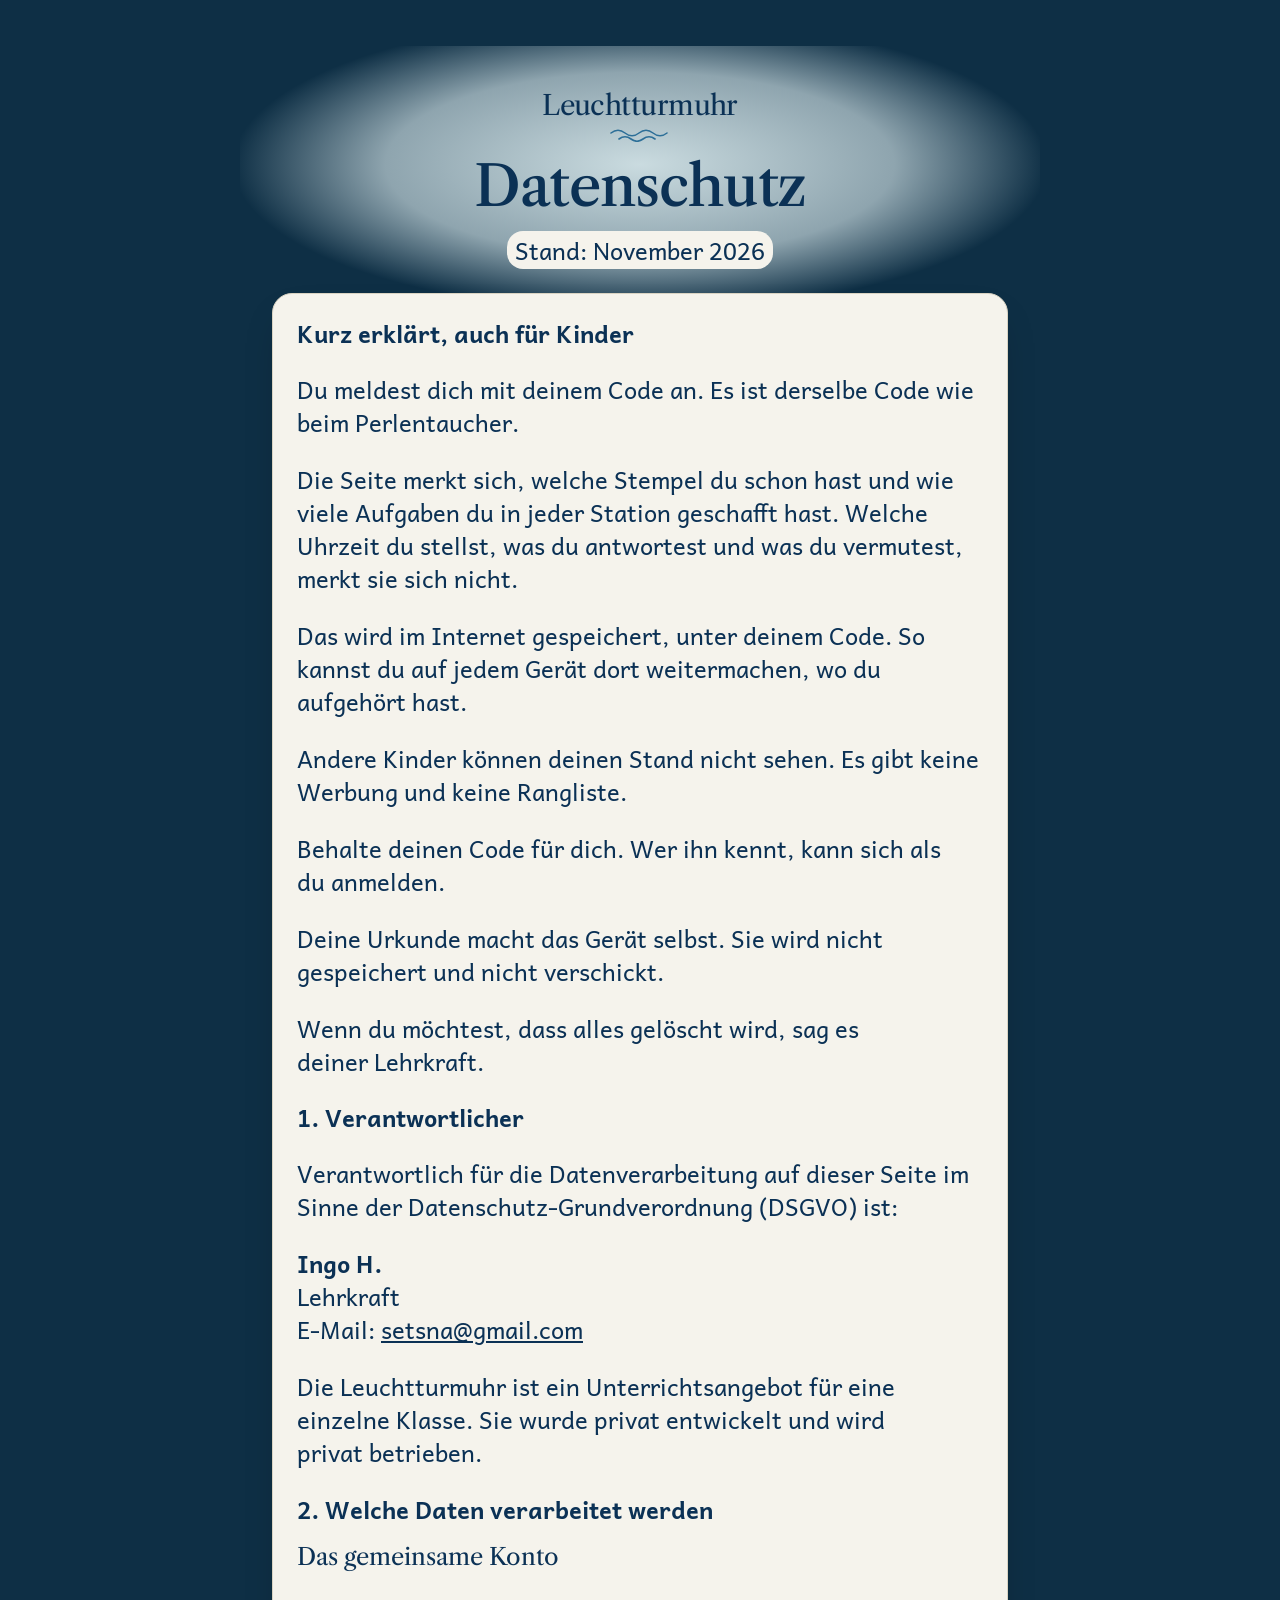
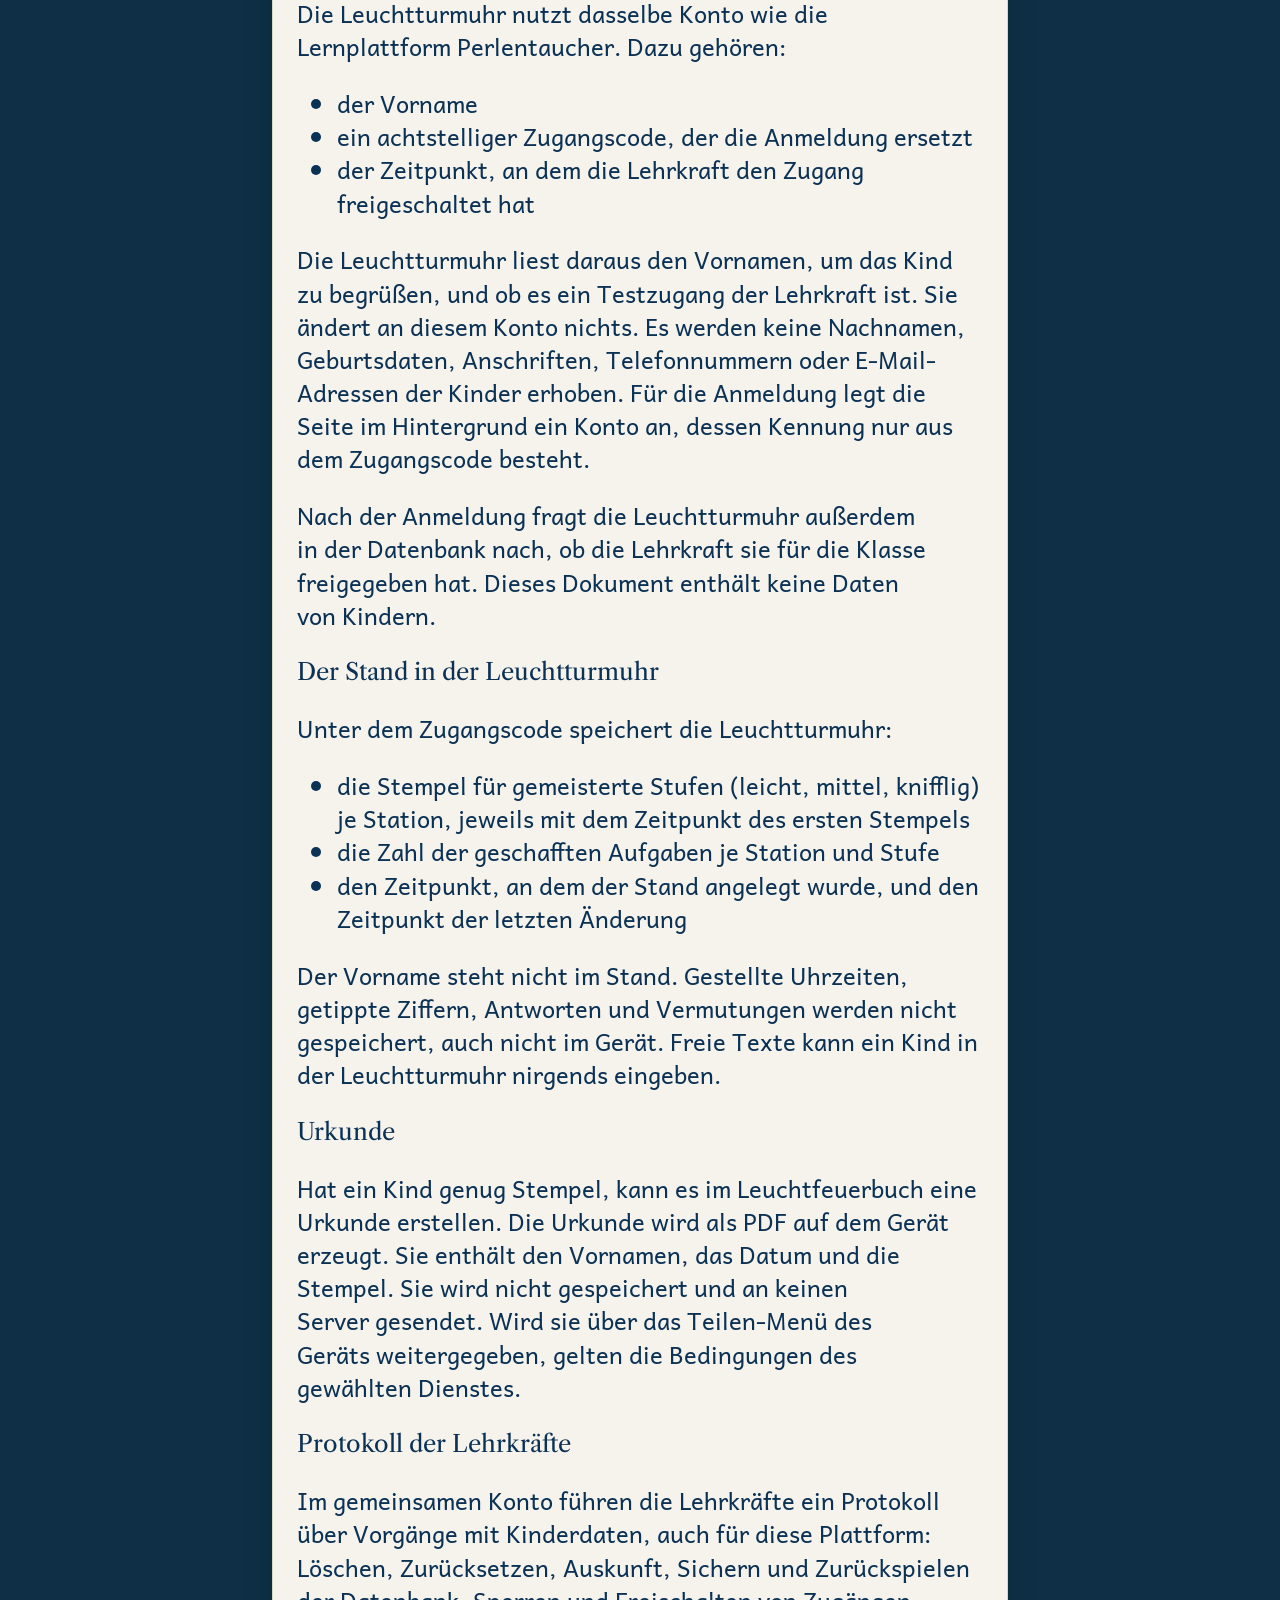
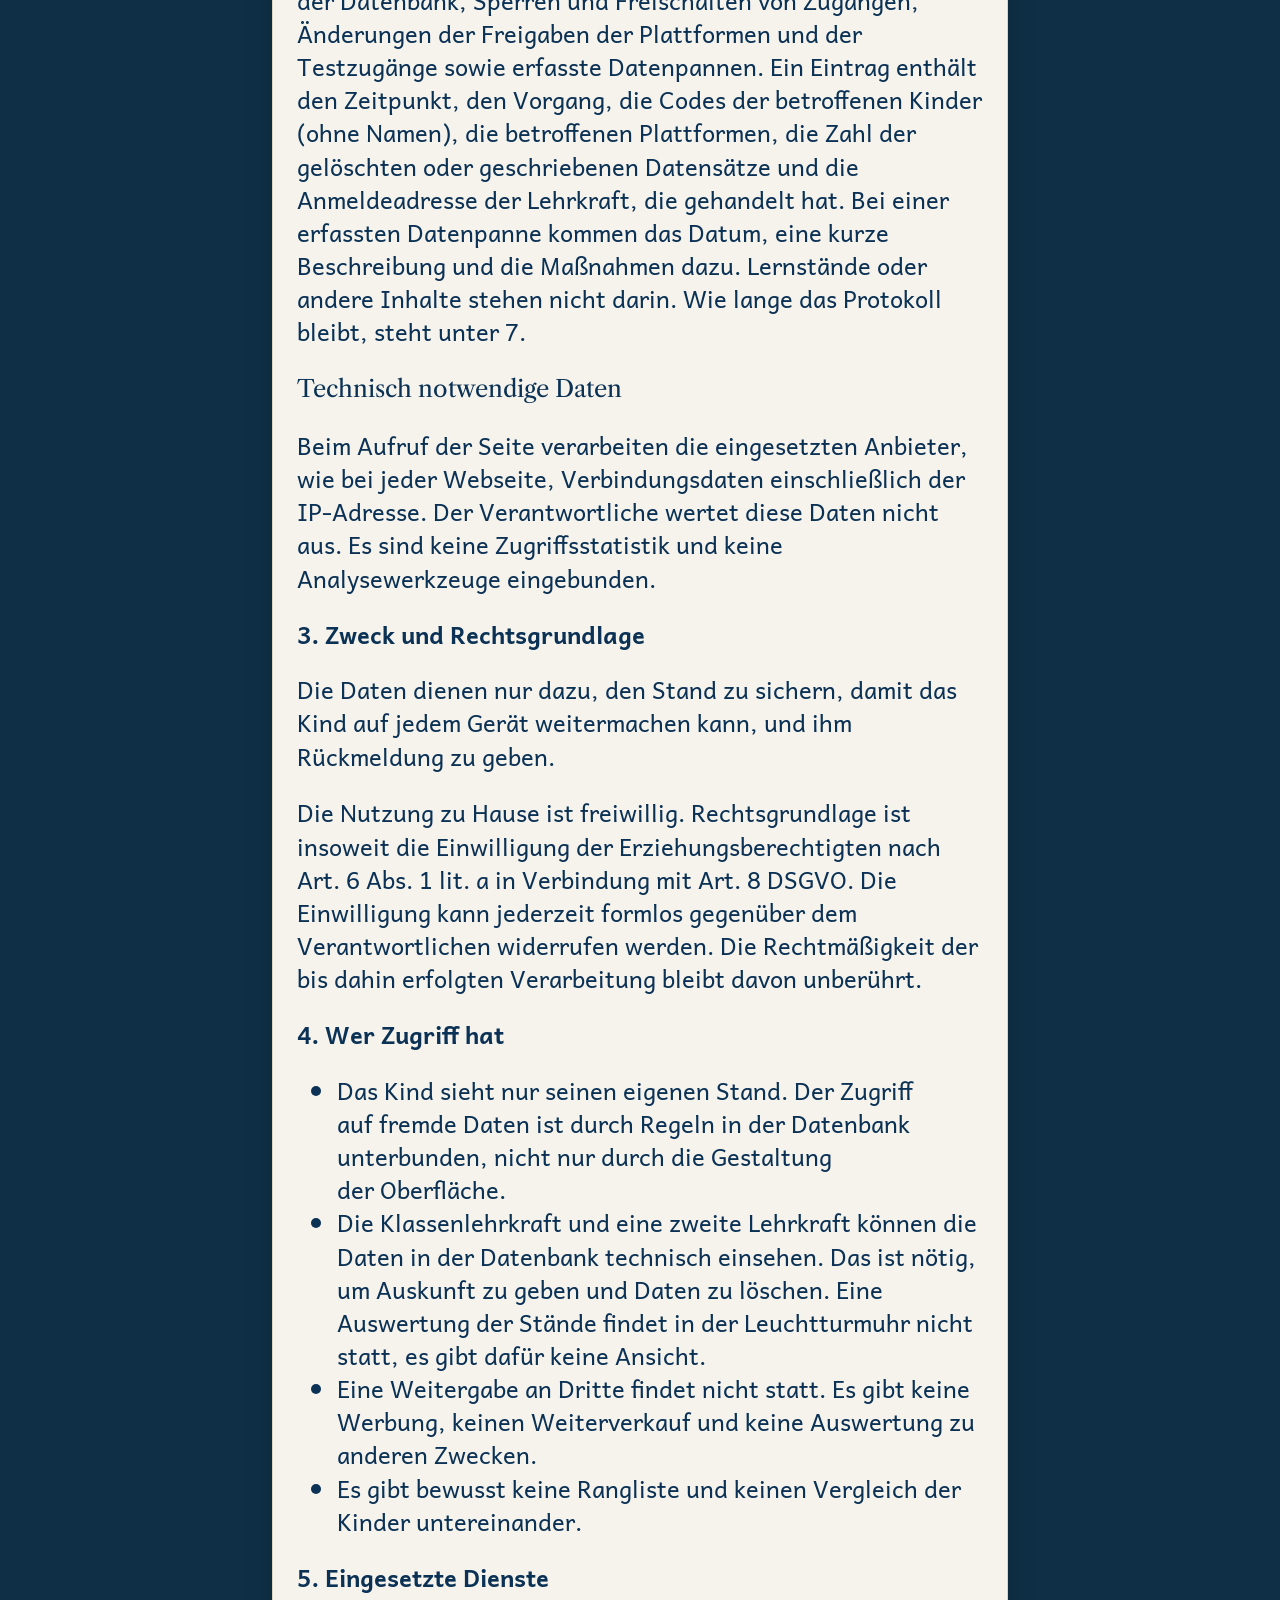
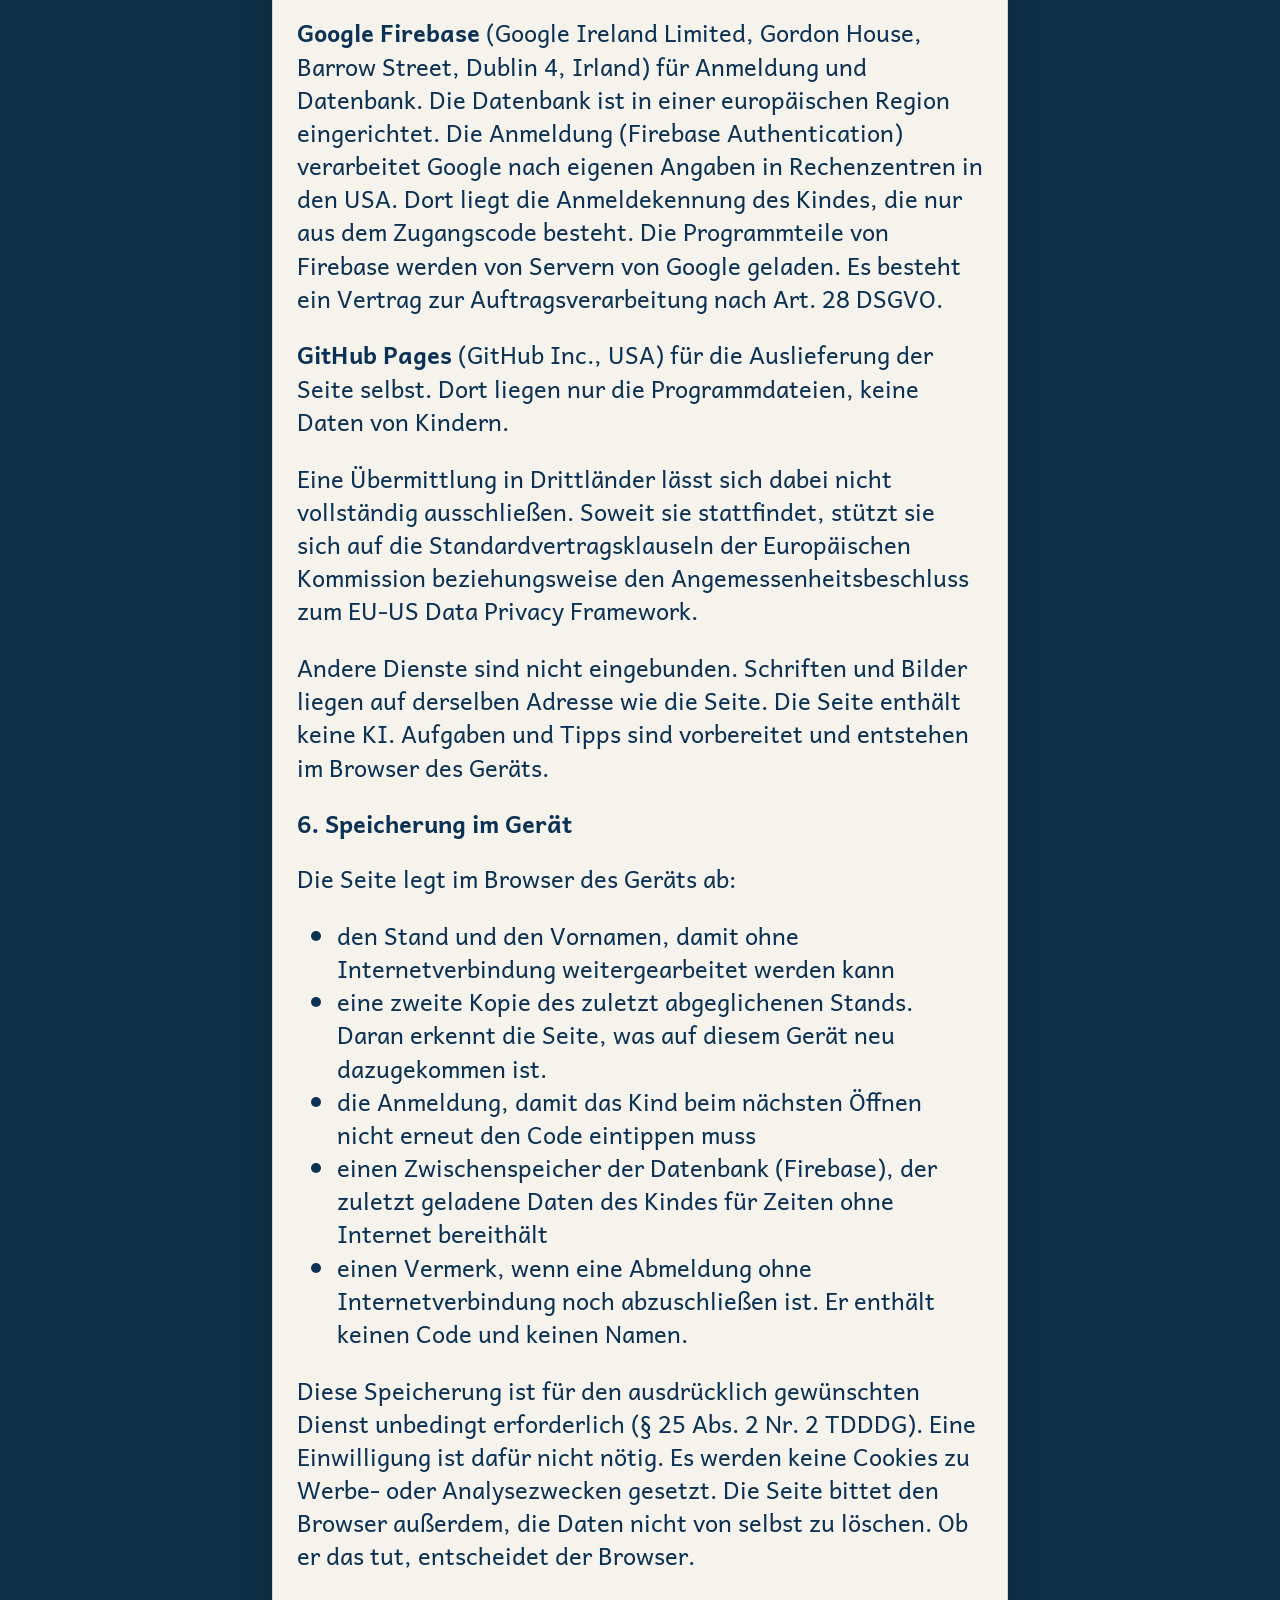
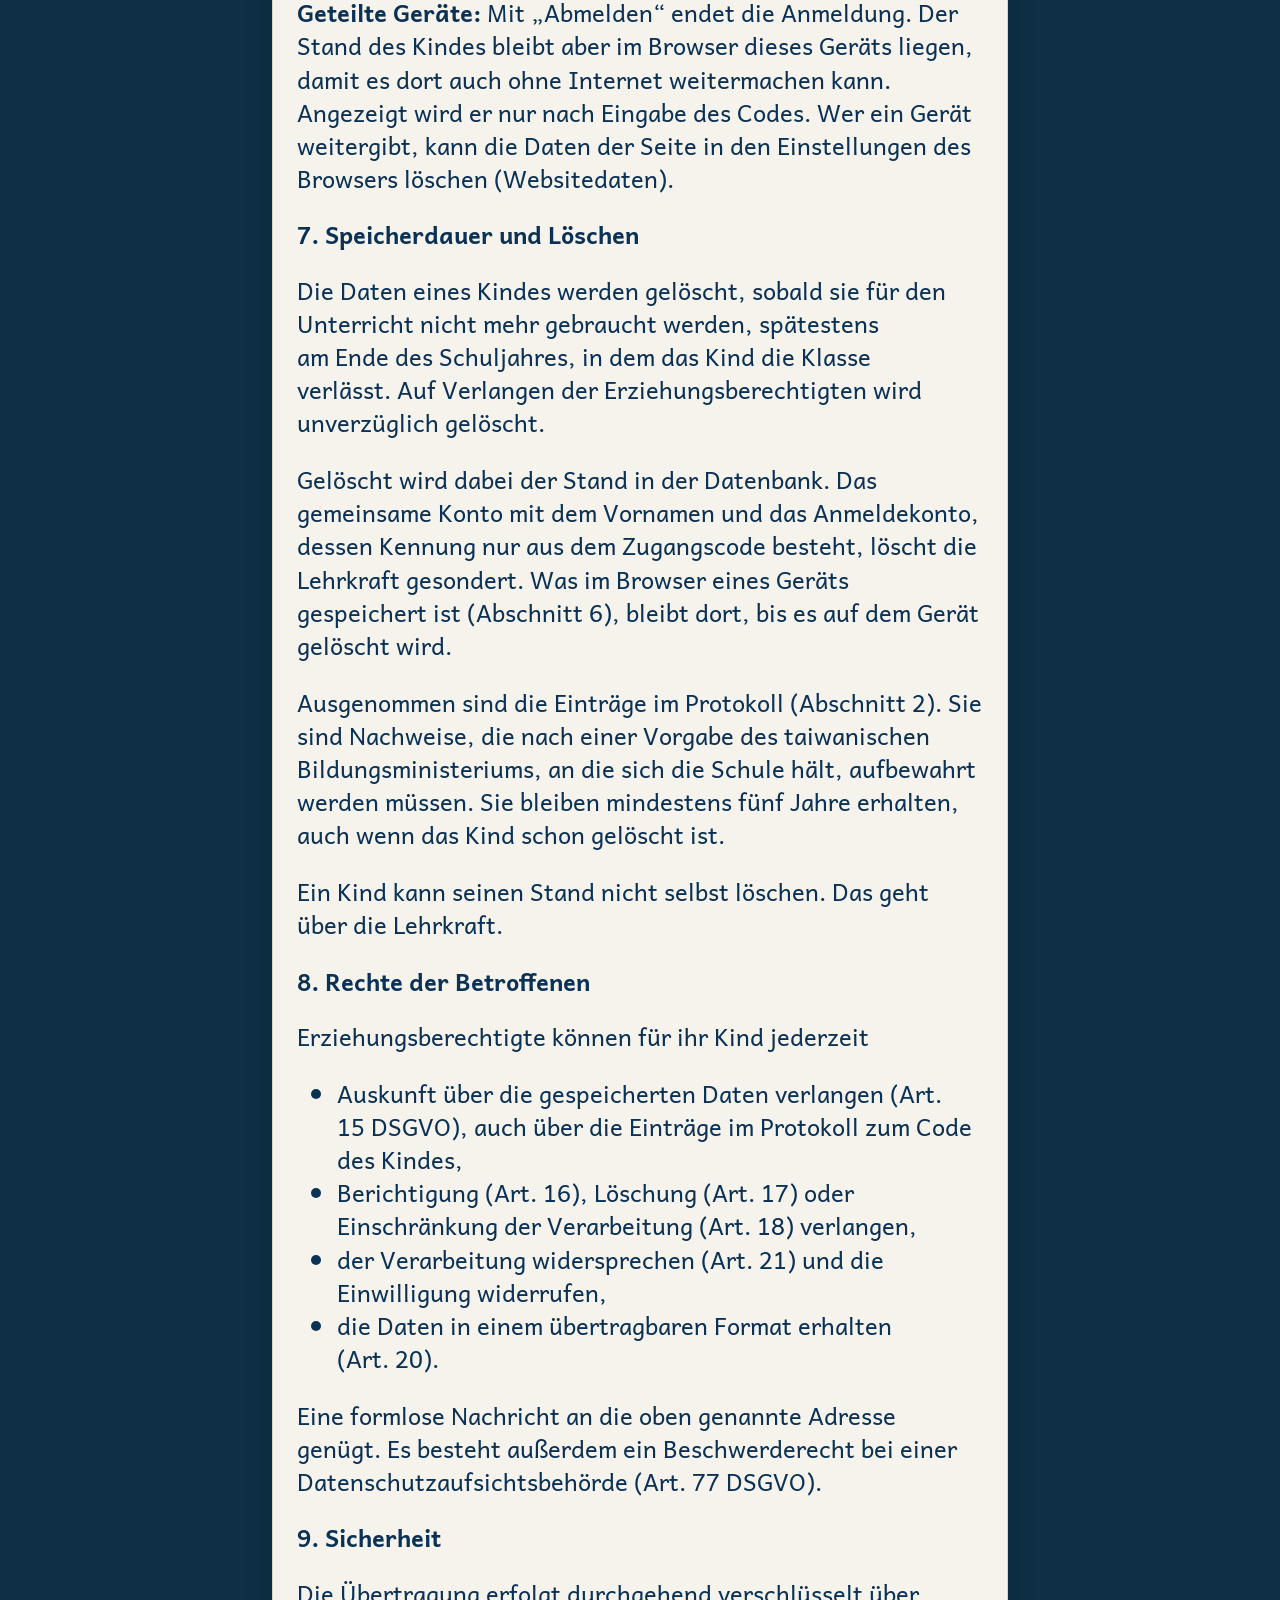
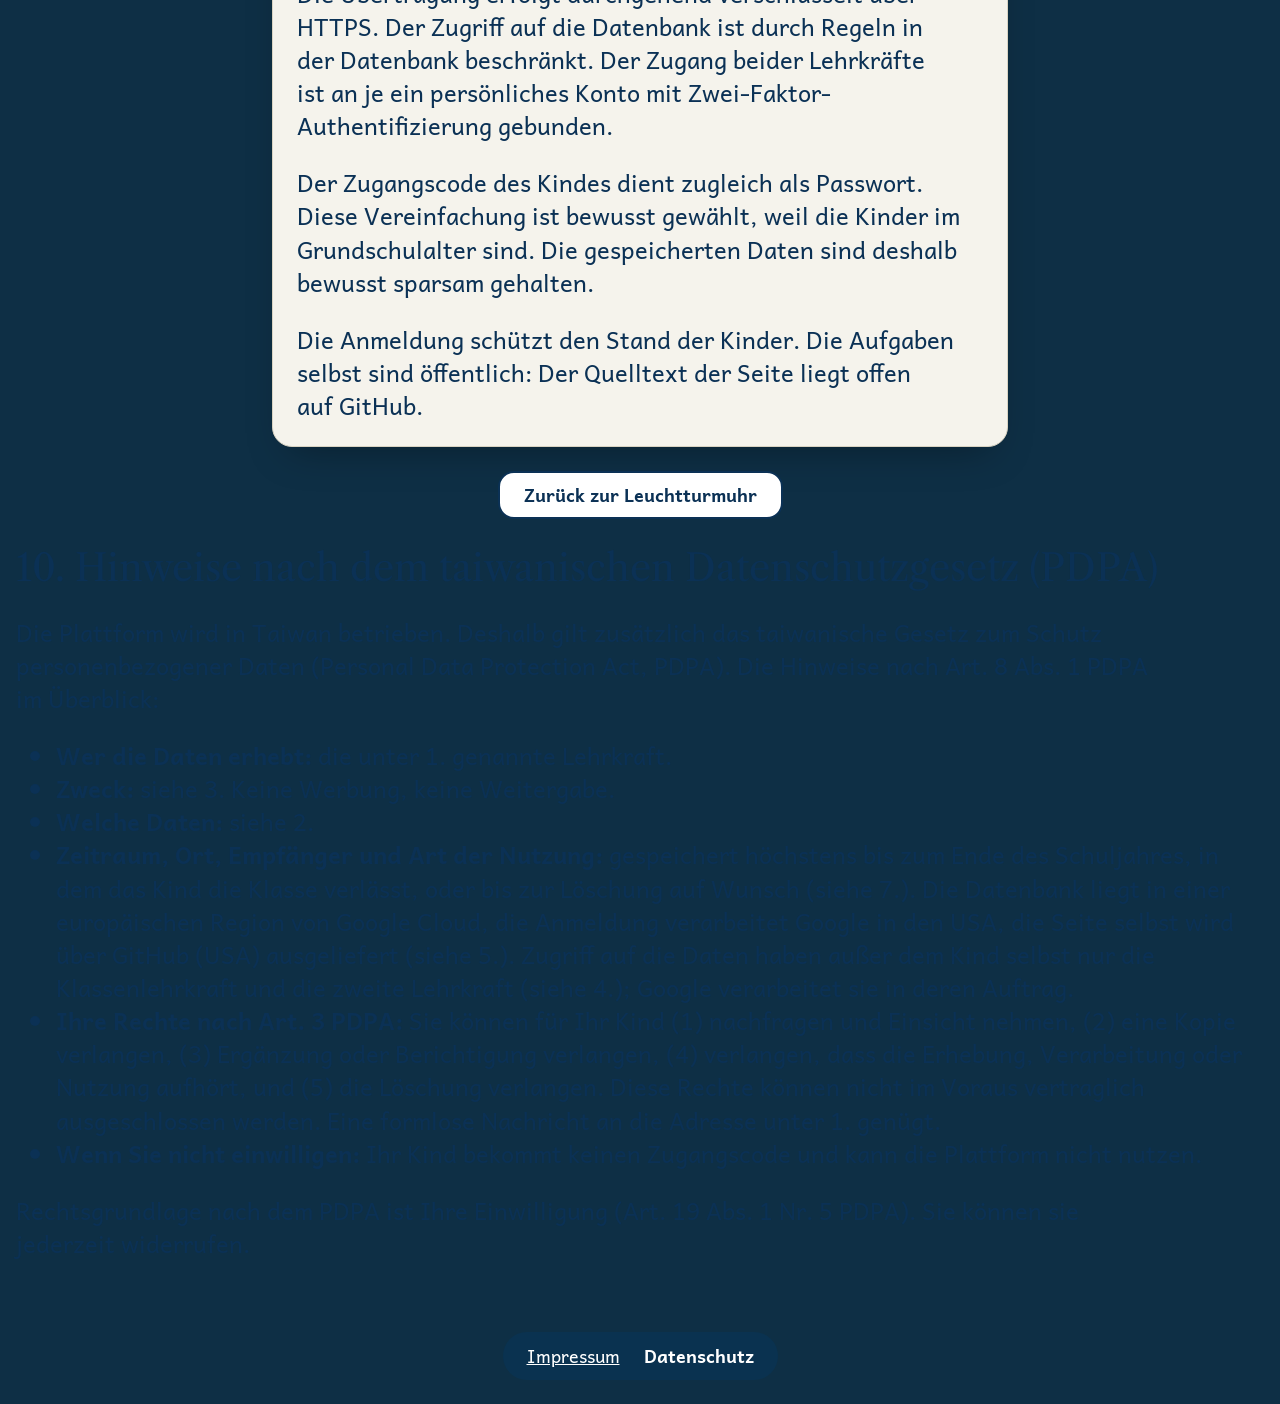
<file: datenschutz.html>
<!doctype html>
<html lang="de">
<head>
  <meta charset="utf-8">
  <meta name="viewport" content="width=device-width, initial-scale=1, viewport-fit=cover">
  <meta http-equiv="Content-Security-Policy" content="default-src 'self'; img-src 'self'; style-src 'self'; script-src 'self'; font-src 'self'; connect-src 'self'; manifest-src 'self'; base-uri 'none'; form-action 'none'; object-src 'none'">
  <meta name="referrer" content="no-referrer">
  <meta name="robots" content="noindex, nofollow">
  <meta name="theme-color" content="#0e2f45">
  <title>Datenschutz – Leuchtturmuhr</title>
  <link rel="stylesheet" href="css/tokens.css?v=7">
  <link rel="stylesheet" href="css/leuchtturmuhr.css?v=7">
</head>
<body class="text-seite">
  <main class="seite">
    <header class="kopf">
      <a class="wortmarke" href="./">Leuchtturmuhr<svg class="welle" viewBox="0 0 62 14" aria-hidden="true" focusable="false"><path d="M2 5c5-4 9-4 14 0s9 4 14 0 9-4 14 0 9 4 14 0M10 11c4-3 8-3 12 0s8 3 12 0 8-3 12 0" fill="none" stroke-width="1.6" stroke-linecap="round"/></svg></a>
      <h1>Datenschutz</h1>
      <p class="stand">Stand: November 2026</p>
    </header>

    <section class="papier rechtstext" aria-label="Datenschutzerklärung">
      <h2>Kurz erklärt, auch für Kinder</h2>
      <p>Du meldest dich mit deinem Code an. Es ist derselbe Code wie beim Perlentaucher.</p>
      <p>Die Seite merkt sich, welche Stempel du schon hast und wie viele Aufgaben du in jeder Station geschafft hast. Welche Uhrzeit du stellst, was du antwortest und was du vermutest, merkt sie sich nicht.</p>
      <p>Das wird im Internet gespeichert, unter deinem Code. So kannst du auf jedem Gerät dort weitermachen, wo du aufgehört hast.</p>
      <p>Andere Kinder können deinen Stand nicht sehen. Es gibt keine Werbung und keine Rangliste.</p>
      <p>Behalte deinen Code für dich. Wer ihn kennt, kann sich als du anmelden.</p>
      <p>Deine Urkunde macht das Gerät selbst. Sie wird nicht gespeichert und nicht verschickt.</p>
      <p>Wenn du möchtest, dass alles gelöscht wird, sag es deiner Lehrkraft.</p>

      <h2>1. Verantwortlicher</h2>
      <p>Verantwortlich für die Datenverarbeitung auf dieser Seite im Sinne der Datenschutz-Grundverordnung (DSGVO) ist:</p>
      <p><b>Ingo H.</b><br>Lehrkraft<br>E-Mail: <a href="mailto:setsna@gmail.com">setsna@gmail.com</a></p>
      <p>Die Leuchtturmuhr ist ein Unterrichtsangebot für eine einzelne Klasse. Sie wurde privat entwickelt und wird privat betrieben.</p>

      <h2>2. Welche Daten verarbeitet werden</h2>
      <h3>Das gemeinsame Konto</h3>
      <p>Die Leuchtturmuhr nutzt dasselbe Konto wie die Lernplattform Perlentaucher. Dazu gehören:</p>
      <ul>
        <li>der Vorname</li>
        <li>ein achtstelliger Zugangscode, der die Anmeldung ersetzt</li>
        <li>der Zeitpunkt, an dem die Lehrkraft den Zugang freigeschaltet hat</li>
      </ul>
      <p>Die Leuchtturmuhr liest daraus den Vornamen, um das Kind zu begrüßen, und ob es ein Testzugang der Lehrkraft ist. Sie ändert an diesem Konto nichts. Es werden keine Nachnamen, Geburtsdaten, Anschriften, Telefonnummern oder E-Mail-Adressen der Kinder erhoben. Für die Anmeldung legt die Seite im Hintergrund ein Konto an, dessen Kennung nur aus dem Zugangscode besteht.</p>
      <p>Nach der Anmeldung fragt die Leuchtturmuhr außerdem in der Datenbank nach, ob die Lehrkraft sie für die Klasse freigegeben hat. Dieses Dokument enthält keine Daten von Kindern.</p>

      <h3>Der Stand in der Leuchtturmuhr</h3>
      <p>Unter dem Zugangscode speichert die Leuchtturmuhr:</p>
      <ul>
        <li>die Stempel für gemeisterte Stufen (leicht, mittel, knifflig) je Station, jeweils mit dem Zeitpunkt des ersten Stempels</li>
        <li>die Zahl der geschafften Aufgaben je Station und Stufe</li>
        <li>den Zeitpunkt, an dem der Stand angelegt wurde, und den Zeitpunkt der letzten Änderung</li>
      </ul>
      <p>Der Vorname steht nicht im Stand. Gestellte Uhrzeiten, getippte Ziffern, Antworten und Vermutungen werden nicht gespeichert, auch nicht im Gerät. Freie Texte kann ein Kind in der Leuchtturmuhr nirgends eingeben.</p>

      <h3>Urkunde</h3>
      <p>Hat ein Kind genug Stempel, kann es im Leuchtfeuerbuch eine Urkunde erstellen. Die Urkunde wird als PDF auf dem Gerät erzeugt. Sie enthält den Vornamen, das Datum und die Stempel. Sie wird nicht gespeichert und an keinen Server gesendet. Wird sie über das Teilen-Menü des Geräts weitergegeben, gelten die Bedingungen des gewählten Dienstes.</p>

      <h3>Protokoll der Lehrkräfte</h3>
      <p>Im gemeinsamen Konto führen die Lehrkräfte ein Protokoll über Vorgänge mit Kinderdaten, auch für diese Plattform: Löschen, Zurücksetzen, Auskunft, Sichern und Zurückspielen der Datenbank, Sperren und Freischalten von Zugängen, Änderungen der Freigaben der Plattformen und der Testzugänge sowie erfasste Datenpannen. Ein Eintrag enthält den Zeitpunkt, den Vorgang, die Codes der betroffenen Kinder (ohne Namen), die betroffenen Plattformen, die Zahl der gelöschten oder geschriebenen Datensätze und die Anmeldeadresse der Lehrkraft, die gehandelt hat. Bei einer erfassten Datenpanne kommen das Datum, eine kurze Beschreibung und die Maßnahmen dazu. Lernstände oder andere Inhalte stehen nicht darin. Wie lange das Protokoll bleibt, steht unter 7.</p>

      <h3>Technisch notwendige Daten</h3>
      <p>Beim Aufruf der Seite verarbeiten die eingesetzten Anbieter, wie bei jeder Webseite, Verbindungsdaten einschließlich der IP-Adresse. Der Verantwortliche wertet diese Daten nicht aus. Es sind keine Zugriffsstatistik und keine Analysewerkzeuge eingebunden.</p>

      <h2>3. Zweck und Rechtsgrundlage</h2>
      <p>Die Daten dienen nur dazu, den Stand zu sichern, damit das Kind auf jedem Gerät weitermachen kann, und ihm Rückmeldung zu geben.</p>
      <p>Die Nutzung zu Hause ist freiwillig. Rechtsgrundlage ist insoweit die Einwilligung der Erziehungsberechtigten nach Art. 6 Abs. 1 lit. a in Verbindung mit Art. 8 DSGVO. Die Einwilligung kann jederzeit formlos gegenüber dem Verantwortlichen widerrufen werden. Die Rechtmäßigkeit der bis dahin erfolgten Verarbeitung bleibt davon unberührt.</p>

      <h2>4. Wer Zugriff hat</h2>
      <ul>
        <li>Das Kind sieht nur seinen eigenen Stand. Der Zugriff auf fremde Daten ist durch Regeln in der Datenbank unterbunden, nicht nur durch die Gestaltung der Oberfläche.</li>
        <li>Die Klassenlehrkraft und eine zweite Lehrkraft können die Daten in der Datenbank technisch einsehen. Das ist nötig, um Auskunft zu geben und Daten zu löschen. Eine Auswertung der Stände findet in der Leuchtturmuhr nicht statt, es gibt dafür keine Ansicht.</li>
        <li>Eine Weitergabe an Dritte findet nicht statt. Es gibt keine Werbung, keinen Weiterverkauf und keine Auswertung zu anderen Zwecken.</li>
        <li>Es gibt bewusst keine Rangliste und keinen Vergleich der Kinder untereinander.</li>
      </ul>

      <h2>5. Eingesetzte Dienste</h2>
      <p><b>Google Firebase</b> (Google Ireland Limited, Gordon House, Barrow Street, Dublin 4, Irland) für Anmeldung und Datenbank. Die Datenbank ist in einer europäischen Region eingerichtet. Die Anmeldung (Firebase Authentication) verarbeitet Google nach eigenen Angaben in Rechenzentren in den USA. Dort liegt die Anmeldekennung des Kindes, die nur aus dem Zugangscode besteht. Die Programmteile von Firebase werden von Servern von Google geladen. Es besteht ein Vertrag zur Auftragsverarbeitung nach Art. 28 DSGVO.</p>
      <p><b>GitHub Pages</b> (GitHub Inc., USA) für die Auslieferung der Seite selbst. Dort liegen nur die Programmdateien, keine Daten von Kindern.</p>
      <p>Eine Übermittlung in Drittländer lässt sich dabei nicht vollständig ausschließen. Soweit sie stattfindet, stützt sie sich auf die Standardvertragsklauseln der Europäischen Kommission beziehungsweise den Angemessenheitsbeschluss zum EU-US Data Privacy Framework.</p>
      <p>Andere Dienste sind nicht eingebunden. Schriften und Bilder liegen auf derselben Adresse wie die Seite. Die Seite enthält keine KI. Aufgaben und Tipps sind vorbereitet und entstehen im Browser des Geräts.</p>

      <h2>6. Speicherung im Gerät</h2>
      <p>Die Seite legt im Browser des Geräts ab:</p>
      <ul>
        <li>den Stand und den Vornamen, damit ohne Internetverbindung weitergearbeitet werden kann</li>
        <li>eine zweite Kopie des zuletzt abgeglichenen Stands. Daran erkennt die Seite, was auf diesem Gerät neu dazugekommen ist.</li>
        <li>die Anmeldung, damit das Kind beim nächsten Öffnen nicht erneut den Code eintippen muss</li>
        <li>einen Zwischenspeicher der Datenbank (Firebase), der zuletzt geladene Daten des Kindes für Zeiten ohne Internet bereithält</li>
        <li>einen Vermerk, wenn eine Abmeldung ohne Internetverbindung noch abzuschließen ist. Er enthält keinen Code und keinen Namen.</li>
      </ul>
      <p>Diese Speicherung ist für den ausdrücklich gewünschten Dienst unbedingt erforderlich (§ 25 Abs. 2 Nr. 2 TDDDG). Eine Einwilligung ist dafür nicht nötig. Es werden keine Cookies zu Werbe- oder Analysezwecken gesetzt. Die Seite bittet den Browser außerdem, die Daten nicht von selbst zu löschen. Ob er das tut, entscheidet der Browser.</p>
      <p><b>Geteilte Geräte:</b> Mit „Abmelden“ endet die Anmeldung. Der Stand des Kindes bleibt aber im Browser dieses Geräts liegen, damit es dort auch ohne Internet weitermachen kann. Angezeigt wird er nur nach Eingabe des Codes. Wer ein Gerät weitergibt, kann die Daten der Seite in den Einstellungen des Browsers löschen (Websitedaten).</p>

      <h2>7. Speicherdauer und Löschen</h2>
      <p>Die Daten eines Kindes werden gelöscht, sobald sie für den Unterricht nicht mehr gebraucht werden, spätestens am Ende des Schuljahres, in dem das Kind die Klasse verlässt. Auf Verlangen der Erziehungsberechtigten wird unverzüglich gelöscht.</p>
      <p>Gelöscht wird dabei der Stand in der Datenbank. Das gemeinsame Konto mit dem Vornamen und das Anmeldekonto, dessen Kennung nur aus dem Zugangscode besteht, löscht die Lehrkraft gesondert. Was im Browser eines Geräts gespeichert ist (Abschnitt 6), bleibt dort, bis es auf dem Gerät gelöscht wird.</p>
      <p>Ausgenommen sind die Einträge im Protokoll (Abschnitt 2). Sie sind Nachweise, die nach einer Vorgabe des taiwanischen Bildungsministeriums, an die sich die Schule hält, aufbewahrt werden müssen. Sie bleiben mindestens fünf Jahre erhalten, auch wenn das Kind schon gelöscht ist.</p>
      <p>Ein Kind kann seinen Stand nicht selbst löschen. Das geht über die Lehrkraft.</p>

      <h2>8. Rechte der Betroffenen</h2>
      <p>Erziehungsberechtigte können für ihr Kind jederzeit</p>
      <ul>
        <li>Auskunft über die gespeicherten Daten verlangen (Art. 15 DSGVO), auch über die Einträge im Protokoll zum Code des Kindes,</li>
        <li>Berichtigung (Art. 16), Löschung (Art. 17) oder Einschränkung der Verarbeitung (Art. 18) verlangen,</li>
        <li>der Verarbeitung widersprechen (Art. 21) und die Einwilligung widerrufen,</li>
        <li>die Daten in einem übertragbaren Format erhalten (Art. 20).</li>
      </ul>
      <p>Eine formlose Nachricht an die oben genannte Adresse genügt. Es besteht außerdem ein Beschwerderecht bei einer Datenschutzaufsichtsbehörde (Art. 77 DSGVO).</p>

      <h2>9. Sicherheit</h2>
      <p>Die Übertragung erfolgt durchgehend verschlüsselt über HTTPS. Der Zugriff auf die Datenbank ist durch Regeln in der Datenbank beschränkt. Der Zugang beider Lehrkräfte ist an je ein persönliches Konto mit Zwei-Faktor-Authentifizierung gebunden.</p>
      <p>Der Zugangscode des Kindes dient zugleich als Passwort. Diese Vereinfachung ist bewusst gewählt, weil die Kinder im Grundschulalter sind. Die gespeicherten Daten sind deshalb bewusst sparsam gehalten.</p>
      <p>Die Anmeldung schützt den Stand der Kinder. Die Aufgaben selbst sind öffentlich: Der Quelltext der Seite liegt offen auf GitHub.</p>
    </section>

    <p class="knopfreihe knopfreihe--mitte"><a class="knopf" href="./">Zurück zur Leuchtturmuhr</a></p>

      <h2>10. Hinweise nach dem taiwanischen Datenschutzgesetz (PDPA)</h2>
      <p>Die Plattform wird in Taiwan betrieben. Deshalb gilt zusätzlich das
        taiwanische Gesetz zum Schutz personenbezogener Daten (Personal Data
        Protection Act, PDPA). Die Hinweise nach Art. 8 Abs. 1 PDPA im Überblick:</p>
      <ul>
        <li><b>Wer die Daten erhebt:</b> die unter 1. genannte Lehrkraft.</li>
        <li><b>Zweck:</b> siehe 3. Keine Werbung, keine Weitergabe.</li>
        <li><b>Welche Daten:</b> siehe 2.</li>
        <li><b>Zeitraum, Ort, Empfänger und Art der Nutzung:</b> gespeichert
          höchstens bis zum Ende des Schuljahres, in dem das Kind die Klasse
          verlässt, oder bis zur Löschung auf Wunsch (siehe 7.). Die Datenbank
          liegt in einer europäischen Region von Google Cloud, die Anmeldung
          verarbeitet Google in den USA, die Seite selbst wird über GitHub (USA)
          ausgeliefert (siehe 5.). Zugriff auf die Daten haben außer dem Kind
          selbst nur die Klassenlehrkraft und die zweite Lehrkraft (siehe 4.); Google verarbeitet sie in deren Auftrag.</li>
        <li><b>Ihre Rechte nach Art. 3 PDPA:</b> Sie können für Ihr Kind
          (1) nachfragen und Einsicht nehmen, (2) eine Kopie verlangen,
          (3) Ergänzung oder Berichtigung verlangen, (4) verlangen, dass die
          Erhebung, Verarbeitung oder Nutzung aufhört, und (5) die Löschung
          verlangen. Diese Rechte können nicht im Voraus vertraglich
          ausgeschlossen werden. Eine formlose Nachricht an die Adresse unter 1.
          genügt.</li>
        <li><b>Wenn Sie nicht einwilligen:</b> Ihr Kind bekommt keinen
          Zugangscode und kann die Plattform nicht nutzen.</li>
      </ul>
      <p>Rechtsgrundlage nach dem PDPA ist Ihre Einwilligung (Art. 19 Abs. 1
        Nr. 5 PDPA). Sie können sie jederzeit widerrufen.</p>
  </main>
  <footer class="fuss"><a href="impressum.html">Impressum</a> <a href="datenschutz.html" aria-current="page">Datenschutz</a></footer>
</body>
</html>
</file>
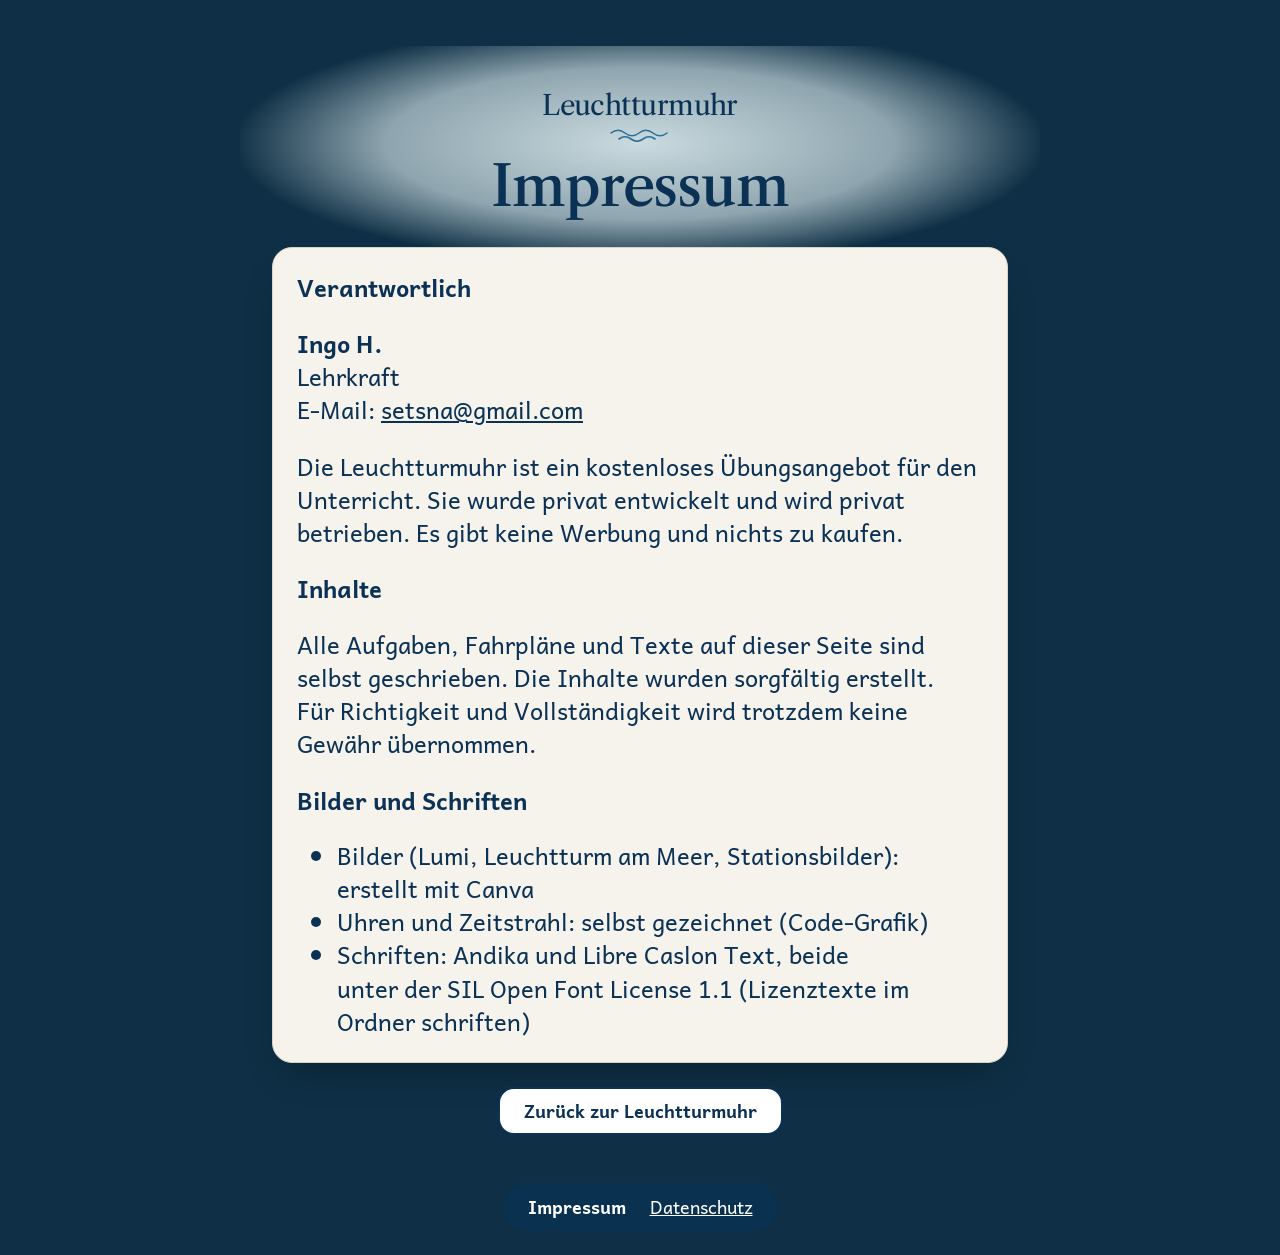
<file: impressum.html>
<!doctype html>
<html lang="de">
<head>
  <meta charset="utf-8">
  <meta name="viewport" content="width=device-width, initial-scale=1, viewport-fit=cover">
  <meta http-equiv="Content-Security-Policy" content="default-src 'self'; img-src 'self'; style-src 'self'; script-src 'self'; font-src 'self'; connect-src 'self'; manifest-src 'self'; base-uri 'none'; form-action 'none'; object-src 'none'">
  <meta name="referrer" content="no-referrer">
  <meta name="robots" content="noindex, nofollow">
  <meta name="theme-color" content="#0e2f45">
  <title>Impressum – Leuchtturmuhr</title>
  <link rel="stylesheet" href="css/tokens.css?v=7">
  <link rel="stylesheet" href="css/leuchtturmuhr.css?v=7">
</head>
<body class="text-seite">
  <main class="seite">
    <header class="kopf">
      <a class="wortmarke" href="./">Leuchtturmuhr<svg class="welle" viewBox="0 0 62 14" aria-hidden="true" focusable="false"><path d="M2 5c5-4 9-4 14 0s9 4 14 0 9-4 14 0 9 4 14 0M10 11c4-3 8-3 12 0s8 3 12 0 8-3 12 0" fill="none" stroke-width="1.6" stroke-linecap="round"/></svg></a>
      <h1>Impressum</h1>
    </header>

    <section class="papier rechtstext" aria-label="Impressum">
      <h2>Verantwortlich</h2>
      <p><b>Ingo H.</b><br>Lehrkraft<br>E-Mail: <a href="mailto:setsna@gmail.com">setsna@gmail.com</a></p>
      <p>Die Leuchtturmuhr ist ein kostenloses Übungsangebot für den Unterricht. Sie wurde privat entwickelt und wird privat betrieben. Es gibt keine Werbung und nichts zu kaufen.</p>

      <h2>Inhalte</h2>
      <p>Alle Aufgaben, Fahrpläne und Texte auf dieser Seite sind selbst geschrieben. Die Inhalte wurden sorgfältig erstellt. Für Richtigkeit und Vollständigkeit wird trotzdem keine Gewähr übernommen.</p>

      <h2>Bilder und Schriften</h2>
      <ul>
        <li>Bilder (Lumi, Leuchtturm am Meer, Stationsbilder): erstellt mit Canva</li>
        <li>Uhren und Zeitstrahl: selbst gezeichnet (Code-Grafik)</li>
        <li>Schriften: Andika und Libre Caslon Text, beide unter der SIL Open Font License 1.1 (Lizenztexte im Ordner <span lang="en">schriften</span>)</li>
      </ul>
    </section>

    <p class="knopfreihe knopfreihe--mitte"><a class="knopf" href="./">Zurück zur Leuchtturmuhr</a></p>
  </main>
  <footer class="fuss"><a href="impressum.html" aria-current="page">Impressum</a> <a href="datenschutz.html">Datenschutz</a></footer>
</body>
</html>
</file>
<file: css/tokens.css>
/* Leuchtturmuhr: Schriften, Farben, Abstände, Schriftgrößen an einer Stelle.
   Grundlage: Lernlagune DESIGN.md (übernommen aus der Chancenbucht). */

@font-face {
  font-family: 'Libre Caslon Text';
  src: url('../schriften/libre-caslon-text.woff2') format('woff2');
  font-weight: 400 700;
  font-style: normal;
  font-display: swap;
}
@font-face {
  font-family: 'Andika';
  src: url('../schriften/andika-regular.woff2') format('woff2');
  font-weight: 400;
  font-style: normal;
  font-display: swap;
}
@font-face {
  font-family: 'Andika';
  src: url('../schriften/andika-bold.woff2') format('woff2');
  font-weight: 700;
  font-style: normal;
  font-display: swap;
}

:root {
  /* Farben (Lernlagune) */
  --tiefe: #0e2f45;
  --navy: #0b3155;
  --navy-weich: #133c5a;
  --welle: #2d6f98;
  --weiss: #ffffff;
  --papier: #f5f3ec;
  --papier-linie: #d9d3c2;
  --tinte-leise: #4a6275;
  --glas-kante: rgba(255, 255, 255, 0.5);
  --glas-schatten: rgba(0, 0, 0, 0.36);
  --nebel: rgba(10, 52, 84, 0.7);

  /* Inhaltsfarben der Uhr. Die Zeiger unterscheiden sich zusätzlich in Länge und Form (nie nur über die Farbe).
     Stundenzeiger: kurz, breit, dunkles Navy. Minutenzeiger: lang, schmal, spitz, Bernstein (Lumis Licht). */
  --uhr-blatt: #fffdf7;
  --uhr-rand: #0b3155;
  --uhr-strich: #4a6275;
  --zeiger-stunde: #0b3155;
  --zeiger-minute: #a8641a;
  --zeitstrahl-dauer: #8a4f12;   /* Bernstein, dunkler für Schrift auf Papier (AA) */

  /* Schriften */
  --schrift-name: 'Libre Caslon Text', Georgia, 'Times New Roman', serif;
  --schrift-text: 'Andika', 'Trebuchet MS', system-ui, sans-serif;

  /* Schriftgrößen (rem mit Untergrenze, damit Lesetext nicht schrumpft) */
  --gr-display: clamp(2.25rem, 1.6rem + 2.4vw, 3.75rem);
  --gr-title: clamp(1.75rem, 1.4rem + 1.2vw, 2.5rem);
  --gr-text: clamp(1.25rem, 1rem + 0.6vw, 1.625rem);
  --gr-label: clamp(1rem, 0.9rem + 0.3vw, 1.125rem);
  --gr-klein: clamp(1rem, 0.92rem + 0.25vw, 1.125rem);

  /* Abstände */
  --a-xs: 0.25rem;
  --a-s: 0.5rem;
  --a-m: 1rem;
  --a-l: 1.5rem;
  --a-xl: 2.5rem;
  --zeile: 34em;

  /* Rundungen */
  --r-papier: 1.25rem;
  --r-knopf: 1rem;

  /* Bewegung: nur opacity und transform */
  --kurve: cubic-bezier(0.16, 1, 0.3, 1);
  --dauer: 220ms;

  /* Touchziel */
  --tippen: 48px;
}
</file>
<file: css/leuchtturmuhr.css>
/* Leuchtturmuhr: Gestaltung nach Lernlagune DESIGN.md (Etappe 1d), Aufbau übernommen aus chancenbucht.css (Stand v=28).
   Grundregeln: Navy nur im Licht (heller Hof hinter dunkler Schrift), Glasrezept unverändert
   (blur 6px, saturate 140 %, 2-px-Lichtkante), Bewegung nur über opacity und transform,
   Touchziele mindestens 48 px, Lesetext mit Untergrenze (rem/clamp), Grafik und Rahmen am Maßstab --s. */

*, *::before, *::after { box-sizing: border-box; }
html { -webkit-text-size-adjust: 100%; overflow-x: clip; }

/* ---------- Maßstab: Entwurf 1088 px breit (iPad hoch) ---------- */
:root { --s: calc(min(100vw, 1088px) / 1088); }
@media (orientation: landscape) and (min-width: 820px) {
  /* nie über 1: Sonst wächst die Schrift auf großen Bildschirmen, die Seite aber nicht (Ingos Monitor, 15.11.2026) */
  :root { --s: min(1px, calc(100svh / 1010), calc(100vw / 1360)); }
}
@media (max-width: 640px) and (orientation: portrait) {
  :root { --s: min(1px, calc(100vw / 600)); }
}

body {
  margin: 0;
  min-height: 100vh;
  min-height: 100svh;
  font-family: var(--schrift-text);
  font-size: var(--gr-text);
  line-height: 1.4;
  color: var(--navy);
  background: var(--tiefe);
  position: relative;
  isolation: isolate;
  overflow-x: clip;   /* Lichthof und Licht dürfen nicht seitlich überstehen (kein waagerechtes Scrollen) */
}
:focus-visible { outline: 3px solid var(--navy); outline-offset: 4px; }

.nurvorlesen {
  position: absolute; width: 1px; height: 1px; margin: -1px; padding: 0; overflow: hidden;
  clip: rect(0 0 0 0); clip-path: inset(50%); white-space: nowrap; border: 0;
}

/* ---------- Wasser, Licht, Blasen ---------- */
.wasser {
  position: fixed; inset: 0; z-index: -2; pointer-events: none;
  background: linear-gradient(180deg, #e6f2ef 0%, #a9d4e1 30%, #3f86a8 70%, #12425f 100%);   /* Ersatz, solange das Bild lädt */
}
/* Unten ausrichten: Meer, Horizont und Leuchtturm bleiben auch auf breiten, flachen Bildschirmen sichtbar (Ingo, 16.11.2026) */
.wasser img { width: 100%; height: 100%; object-fit: cover; object-position: 70% 100%; display: block; }
.licht { position: absolute; z-index: -1; pointer-events: none; }
.licht {
  top: 0; left: 50%;
  width: min(60rem, 100%); height: calc(560 * var(--s));
  transform: translateX(-50%);
  background: radial-gradient(ellipse 46% 64% at 50% 0%, rgba(255, 252, 235, 0.55), rgba(220, 244, 250, 0.2) 55%, transparent 80%);
  opacity: 0.75;
  animation: licht-atmen 11s ease-in-out infinite alternate;
}
@keyframes licht-atmen { to { opacity: 1; transform: translateX(-50%) scaleX(1.08); } }
.ruht .licht { animation-play-state: paused; }

/* ---------- Seite ---------- */
.seite { max-width: 80rem; margin: 0 auto; padding: calc(96 * var(--s)) var(--a-m) var(--a-l); outline: none; }

/* Kopf im Lichthof: Navy steht nur auf hellem Grund */
.kopf { position: relative; text-align: center; margin: 0 auto var(--a-l); max-width: 44rem; }
.kopf::before {
  content: ''; position: absolute; z-index: -1; inset: -2.5rem -3rem;
  background: radial-gradient(ellipse at 50% 45%, rgba(228, 243, 245, 0.88) 0%, rgba(228, 243, 245, 0.6) 45%, transparent 72%);
  pointer-events: none;
}
.wortmarke {
  font-family: var(--schrift-name); font-size: max(1rem, calc(31 * var(--s))); letter-spacing: -0.02em;
  margin: 0 0 var(--a-s); display: inline-flex; flex-direction: column; align-items: center; gap: var(--a-xs);
  color: var(--navy);
}
a.wortmarke { text-decoration: none; min-height: var(--tippen); justify-content: center; }
.welle { width: 62px; height: 14px; stroke: var(--welle); }
h1 { font-family: var(--schrift-name); font-weight: 500; font-size: var(--gr-display); line-height: 1.3; letter-spacing: -0.02em; margin: 0; }
h2 { font-family: var(--schrift-name); font-weight: 400; font-size: var(--gr-title); line-height: 1.3; margin: var(--a-l) 0 var(--a-s); }
h3 { font-family: var(--schrift-name); font-weight: 400; font-size: var(--gr-text); margin: var(--a-m) 0 var(--a-xs); }
.unterzeile { margin: var(--a-s) 0 0; color: var(--navy-weich); font-size: var(--gr-text); }

/* Lumi: gemaltes Bild, rund ausgeblendet, kein Rahmen, keine Bewegung */
.lumi {
  display: block; margin: var(--a-m) auto 0;
  width: clamp(9rem, calc(300 * var(--s)), 18rem); height: auto; aspect-ratio: 1;
  border-radius: 50%;
  -webkit-mask-image: radial-gradient(circle at 50% 50%, #000 56%, transparent 71%);
  mask-image: radial-gradient(circle at 50% 50%, #000 56%, transparent 71%);
}

/* ---------- Papier: helle Fläche für Formulare und Text ---------- */
.papier {
  background: var(--papier);
  border: 1px solid var(--papier-linie);
  border-radius: var(--r-papier);
  padding: var(--a-l);
  margin: var(--a-l) auto;
  max-width: 40rem;
  box-shadow: 0 18px 40px -18px var(--glas-schatten);
}
.papier > :first-child { margin-top: 0; }
.papier > :last-child { margin-bottom: 0; }
.papier p, .papier li { max-width: var(--zeile); }
.papier a { color: var(--navy); }
.leise { color: var(--tinte-leise); font-size: var(--gr-klein); }

/* Formular */
label { display: block; font-size: var(--gr-label); font-weight: 700; margin-bottom: var(--a-xs); }
input[type="text"] {
  font: inherit; color: var(--navy); background: var(--weiss);
  border: 2px solid var(--navy-weich); border-radius: var(--r-knopf);
  min-height: var(--tippen); padding: 0 var(--a-m); width: 100%;
}
.code-feld { max-width: 16rem; letter-spacing: 0.12em; text-transform: uppercase; }
.hinweis-feld { min-height: 1.45em; margin: var(--a-s) 0 0; font-weight: 700; }
.hinweis-feld:empty { min-height: 0; }

/* Knöpfe */
.knopf {
  font: inherit; font-size: var(--gr-label); font-weight: 700;
  min-height: var(--tippen); min-width: var(--tippen); padding: 0 var(--a-l);
  border-radius: var(--r-knopf); border: 2px solid var(--navy); background: var(--weiss); color: var(--navy);
  cursor: pointer; transition: transform var(--dauer) var(--kurve);
}
.knopf:active { transform: scale(0.98); }
.knopf[disabled] { opacity: 0.55; cursor: not-allowed; }
.knopf.haupt { background: var(--navy); color: var(--weiss); }
a.knopf { display: inline-flex; align-items: center; text-decoration: none; }
.knopfreihe { display: flex; flex-wrap: wrap; gap: var(--a-s) var(--a-m); align-items: center; margin: var(--a-l) 0 0; }
.knopfreihe--mitte { justify-content: center; }
/* Ruhiger Glasknopf auf dem Wasser (z. B. Abmelden) */
.knopf.glas-knopf {
  background: rgba(10, 52, 84, 0.74); color: var(--weiss); border-color: var(--glas-kante);   /* 0.74: Weiß bleibt auch über hellem Sand über 4.5 : 1 */
  -webkit-backdrop-filter: blur(6px); backdrop-filter: blur(6px);
}
.knopf.glas-knopf:focus-visible { outline-color: var(--weiss); }

/* ---------- Startseite: Stationen als Glasfenster ---------- */
.netz-zeile { max-width: 40rem; margin: 0 auto var(--a-m); padding: var(--a-s) var(--a-m); background: var(--papier); border-radius: var(--r-knopf); font-size: var(--gr-klein); }
.stationen {
  list-style: none; margin: calc(40 * var(--s)) auto 0; padding: 0;
  --spalten: 3;
  --luecke: calc(36 * var(--s));
  display: flex; flex-wrap: wrap; justify-content: center;   /* letzte Reihe mittig (3 + 2 im Hochformat) */
  gap: var(--luecke);
  max-width: 62rem;
}
/* Querformat: alle fünf nebeneinander, ohne Scrollen (Lernlagune: Querformat-ohne-Scrollen) */
@media (orientation: landscape) and (min-width: 820px) {
  .stationen { --spalten: 5; max-width: 80rem; }
}
.stationen > li { display: flex; flex: 0 1 calc((100% - (var(--spalten) - 1) * var(--luecke)) / var(--spalten) - 1px); min-width: 0; }
@media (max-width: 560px) {
  .stationen > li { flex-basis: 100%; max-width: 22rem; }
}
.station {
  flex: 1; width: 100%; margin: 0; font: inherit;
  container-type: inline-size;   /* für die Titelgröße (cqi) */
  position: relative; display: flex; flex-direction: column; align-items: center; text-align: center;
  min-height: calc(330 * var(--s));
  padding: calc(44 * var(--s)) var(--a-m) calc(36 * var(--s));
  border-radius: calc(72 * var(--s));
  color: var(--weiss);
  background: linear-gradient(180deg, rgba(214, 242, 252, 0.13), rgba(40, 110, 150, 0.06) 55%, rgba(8, 42, 70, 0.42));
  border: 2px solid var(--glas-kante);
  box-shadow: inset 0 2px 0 rgba(255, 255, 255, 0.62), inset 0 0 0 2px rgba(255, 255, 255, 0.16), inset 0 0 calc(22 * var(--s)) rgba(200, 240, 255, 0.38), 0 26px 50px -10px rgba(3, 20, 35, 0.38);
  -webkit-backdrop-filter: blur(6px) saturate(140%);
  backdrop-filter: blur(6px) saturate(140%);
}
/* „Kommt bald“: dunkleres Nebelglas, damit kleine weiße Schrift auch über hellem Wasser AA erreicht */
.station--bald { background: var(--nebel); }
.station__name { display: block; margin: 0; font-family: var(--schrift-name); font-weight: 400; font-size: max(1.375rem, calc(40 * var(--s)));
  font-size: clamp(min(1.25rem, 15.5cqi), 15.5cqi, 2.5rem);   /* richtet sich nach der Kartenbreite (Container), ältere Browser nehmen die Zeile davor; 15,5 statt 17, damit „Zeitspannen“ auf dem iPad in eine Zeile passt (Ingo, 16.11.2026) */
  max-width: 100%; hyphens: manual; overflow-wrap: anywhere; line-height: 1.3; text-shadow: 0 1px 3px rgba(4, 30, 50, 0.55); }
.station__kurz { display: block; font-size: var(--gr-klein); line-height: 1.3; }
/* Live-Station: ganzes Fenster ist der Knopf. Getöntes Glas (0.62 oben), damit kleine weiße Schrift AA erreicht. */
.station--live {
  cursor: pointer;
  background: linear-gradient(180deg, rgba(10, 52, 84, 0.62), rgba(8, 42, 70, 0.78));
  transition: transform var(--dauer) var(--kurve);
}
.station--live:active { transform: scale(0.975); }
.station--live:focus-visible { outline: 3px solid var(--weiss); outline-offset: 6px; }
@media (hover: hover) { .station--live:hover { transform: translateY(-6px); } }
.stempel-punkte { display: inline-flex; gap: 0.5rem; margin-top: var(--a-s); }
.stempel-punkt { display: inline-block; width: 1rem; height: 1rem; border-radius: 50%; border: 2px dashed rgba(255, 255, 255, 0.85); vertical-align: middle; }
.stempel-punkt--voll { border-style: solid; background: var(--weiss); box-shadow: inset 0 0 0 3px var(--welle); }
.station__linie { width: 60%; height: 1px; margin: calc(14 * var(--s)) auto; background: linear-gradient(90deg, transparent, rgba(255, 255, 255, 0.7), transparent); position: relative; }
.station__linie::after { content: ''; position: absolute; left: 50%; top: 50%; width: 6px; height: 6px; margin: -3px 0 0 -3px; border-radius: 50%; background: var(--weiss); box-shadow: 0 0 8px rgba(255, 255, 255, 0.8); }
.station p { margin: 0; font-size: var(--gr-klein); line-height: 1.3; text-shadow: 0 1px 3px rgba(4, 30, 50, 0.55); }
.station__bild { width: calc(120 * var(--s)); min-width: 4.5rem; height: auto; margin: auto 0 calc(10 * var(--s)); padding-top: calc(18 * var(--s)); }
.station__bald { margin-top: var(--a-s) !important; font-size: var(--gr-label); opacity: 0.92; display: inline-flex; align-items: center; gap: 0.4em; }
.schloss { width: 1em; height: 1em; fill: none; stroke: currentColor; stroke-width: 1.6; stroke-linecap: round; stroke-linejoin: round; }

/* ---------- Plattform gesperrt („Bald offen“, Lehrerbereich des Perlentauchers, 21.11.2026) ---------- */
.zu h2 { display: flex; align-items: center; gap: 0.45em; }
.zu h2 .schloss { flex: none; width: 0.9em; height: 0.9em; }


/* ---------- Erwachsenenbereich ---------- */
.erwachsene summary { cursor: pointer; min-height: var(--tippen); display: flex; align-items: center; list-style-position: inside; }
.erwachsene summary h2 { display: inline; margin: 0; font-size: var(--gr-text); }
.erwachsene { max-width: 40rem; }

/* ---------- Meldungen ---------- */
.meldung-bereich { position: sticky; bottom: 0; display: flex; justify-content: center; padding: 0 var(--a-m) var(--a-m); pointer-events: none; }
.meldung { pointer-events: auto; margin: 0; max-width: 40rem; padding: var(--a-s) var(--a-m); background: var(--navy); color: var(--weiss); border-radius: var(--r-knopf); font-size: var(--gr-klein); }
.meldung:empty { display: none; }
.vorschau-hinweis { margin: 0; padding: var(--a-s) var(--a-m); background: var(--navy); color: var(--weiss); text-align: center; font-size: var(--gr-klein); }

/* ---------- Fuß: auf dunklem Nebelglas, damit Weiß lesbar bleibt ---------- */
.fuss {
  display: flex; flex-wrap: wrap; justify-content: center; gap: var(--a-s) var(--a-l);
  width: fit-content; margin: var(--a-l) auto max(var(--a-l), env(safe-area-inset-bottom));
  padding: 0 var(--a-l); border-radius: 999px;
  background: rgba(10, 52, 84, 0.78);
  font-size: var(--gr-klein);
}
.fuss a { color: var(--weiss); min-height: var(--tippen); display: inline-flex; align-items: center; }
.fuss a:focus-visible { outline-color: var(--weiss); }
.fuss a[aria-current="page"] { text-decoration: none; font-weight: 700; }

/* ---------- Unterseiten (Datenschutz, Impressum) ---------- */
.text-seite .papier { max-width: 46rem; }
.text-seite .papier h2 { font-size: var(--gr-text); font-family: var(--schrift-text); font-weight: 700; }

@media (hover: hover) {
  .knopf.glas-knopf:hover { background: rgba(10, 52, 84, 0.86); }
}
@media (prefers-reduced-motion: reduce) {
  *, *::before, *::after { transition: none !important; animation: none !important; }
  .licht { opacity: 0.8; }
}

/* Erwachsenenbereich: Liste der Stationen, Tabelle Prinzip und Umsetzung */
.erwachsene__liste { padding-left: 1.2em; }
.erwachsene__liste li + li { margin-top: var(--a-xs); }
.erwachsene__tabelle { overflow-x: auto; }
.erwachsene__tabelle table { border-collapse: collapse; width: 100%; font-size: var(--gr-klein); }
.erwachsene__tabelle th, .erwachsene__tabelle td { text-align: left; vertical-align: top; padding: var(--a-xs) var(--a-s); border-bottom: 1px solid var(--papier-linie); }
.erwachsene__tabelle tbody th { font-weight: 700; min-width: 8rem; }

/* ---------- Etappe 6b: Befunde aus dem Design-Review ---------- */
/* A2: Gewählt und gesperrt bleibt deutlich (die eigene Vermutung bleibt neben dem Ergebnis stehen) */
.knopf[aria-pressed="true"][disabled] { opacity: 1; background: var(--navy); color: var(--weiss); }
/* A3: Fokusring zweifarbig, damit er auf Papier und über hellem Wasser sichtbar ist.
   Innen ein heller Ring (box-shadow am Rand), außen Navy; auf Glas umgekehrt. */
:focus-visible { outline: 3px solid var(--navy); outline-offset: 2px; box-shadow: 0 0 0 2px var(--weiss); }
.knopf.glas-knopf:focus-visible, .fuss a:focus-visible, .pfeil-knopf:focus-visible { outline-color: var(--weiss); box-shadow: 0 0 0 2px var(--navy); }
.station--live:focus-visible {
  outline: 3px solid var(--weiss); outline-offset: 6px;
  box-shadow: inset 0 2px 0 rgba(255, 255, 255, 0.62), inset 0 0 0 2px rgba(255, 255, 255, 0.16), 0 0 0 6px var(--navy);
}
/* A4: „Stand“-Zeile auf Datenschutz und Impressum liegt auf Papier statt am Rand des Lichthofs */
.kopf .stand { display: inline-block; margin: var(--a-s) 0 0; padding: 0.15rem var(--a-s); background: var(--papier); border-radius: var(--r-knopf); color: var(--navy); }
/* A12: Aufklapper zeigen ihren Zustand (gezeichneter Winkel, dreht sich beim Öffnen); Unterüberschriften kleiner als die Überschrift */
details > summary { list-style: none; }
details > summary::-webkit-details-marker { display: none; }
details > summary::after {
  content: ''; flex: none; width: 0.6rem; height: 0.6rem; margin-left: auto;
  border-right: 2.5px solid currentColor; border-bottom: 2.5px solid currentColor;
  transform: translateY(-25%) rotate(45deg); transition: transform var(--dauer) var(--kurve);
}
details[open] > summary::after { transform: translateY(25%) rotate(-135deg); }
.erwachsene summary, .so-gehts summary, .am-tisch summary { gap: var(--a-m); }
.erwachsene h3 { font-family: var(--schrift-text); font-weight: 700; font-size: var(--gr-label); margin: var(--a-l) 0 var(--a-xs); }
/* A5: Tafel und Beamer (1920 × 1080) und große Bildschirme: alles eine Stufe größer, die Seite nutzt die Fläche.
   Grundschrift 125 %: Alle rem-Größen (Schrift, Seite, Bühne, Rad) wachsen mit. --s darf bis 1,3 px wachsen,
   bleibt aber an die Fensterhöhe gebunden (Ingos breiter, flacher Monitor). Der Layout-Test prüft 1920 × 1080 und 3280 × 1115. */
@media (orientation: landscape) and (min-width: 1600px) and (min-height: 860px) {
  html { font-size: 125%; }
  :root { --s: min(1.3px, calc(100svh / 1010), calc(100vw / 1360)); }
}

/* 6b: keine einzelnen Wörter allein in der letzten Zeile (Schusterjungen); ältere Browser ignorieren es */
p, li, dd, figcaption { text-wrap: pretty; }
h1, h2, h3 { text-wrap: balance; }

/* ---------- Etappe 6c (Finish-Review) ---------- */
/* Querformat: Kartentitel unten bündig, damit Trennlinie und Unterzeile aller Karten auf einer Höhe liegen,
   auch wenn „Kann das stimmen?“ zweizeilig ist */
@media (orientation: landscape) and (min-width: 820px) {
  .station__name { min-height: 2.6em; display: flex; align-items: flex-end; justify-content: center; }
}
/* Fokus auf dem Titel nach dem Weiterblättern: Ring bleibt, aber rund und mit Abstand (kein „Auswahlkasten“) */
h1[tabindex="-1"] { border-radius: 0.6rem; }
h1[tabindex="-1"]:focus-visible { outline-offset: 6px; }

/* Erwachsenenbereich wie bei den Riff-Akten (Ingo, 15.11.2026): zugeklappt eine kleine Nebelglas-Pille
   mit Pfeil links, damit Kinder nicht hineintippen; aufgeklappt helles Papier in voller Breite. */
.erwachsene:not([open]) {
  width: fit-content; max-width: 100%; margin: 0.6rem auto; padding: 0 1.1em;
  border-radius: 999px; border: 0; box-shadow: none; background: var(--nebel); color: var(--weiss);
  -webkit-backdrop-filter: blur(5px); backdrop-filter: blur(5px);
}
.erwachsene:not([open]) > summary { gap: 0.55em; }
.erwachsene:not([open]) > summary h2 { font-family: var(--schrift-text); font-size: 1rem; font-weight: 700; color: inherit; }
.erwachsene:not([open]) > summary::after { order: -1; margin-left: 0; transform: rotate(-45deg); }
.erwachsene:not([open]) > summary:focus-visible { outline-color: var(--weiss); box-shadow: 0 0 0 2px var(--navy); border-radius: 999px; }

/* ---------- Analoguhr (js/uhr.js) ----------
   Lage der Zeiger kommt als SVG-Attribut transform, hier nur das Aussehen. Kein Übergang: Zeiger springen. */
.uhr { display: flex; flex-direction: column; align-items: center; gap: var(--a-m); }
.uhr__svg { width: min(100%, 22rem); height: auto; display: block; }
.uhr--bedienbar .uhr__svg { touch-action: none; -webkit-user-select: none; user-select: none; -webkit-touch-callout: none; cursor: grab; }
.uhr--zieht .uhr__svg { cursor: grabbing; }
.uhr__rand { fill: var(--uhr-blatt); stroke: var(--uhr-rand); stroke-width: 3; }
.uhr__strich { stroke: var(--uhr-strich); stroke-width: 1; stroke-linecap: round; }
.uhr__strich--stunde { stroke: var(--navy); stroke-width: 2.5; }
.uhr__zahl { font-family: var(--schrift-text); font-size: 15px; fill: var(--navy); }
.uhr__form { stroke: var(--uhr-blatt); stroke-width: 1; stroke-linejoin: round; }
.uhr__zeiger--stunde .uhr__form { fill: var(--zeiger-stunde); }
.uhr__zeiger--minute .uhr__form { fill: var(--zeiger-minute); }
.uhr__griff { stroke: transparent; stroke-width: 22; stroke-linecap: round; }
.uhr__mitte { fill: var(--navy); stroke: var(--uhr-blatt); stroke-width: 1.5; }
.uhr__zeiger:focus { outline: none; }
.uhr__zeiger:focus-visible .uhr__form, .uhr__zeiger--aktiv .uhr__form { stroke: var(--navy); stroke-width: 2.5; }
.uhr__zeiger:focus-visible .uhr__griff { stroke: rgba(11, 49, 85, 0.6); }   /* Fokus als halbdunkler Hof um den Zeiger, mind. 3:1 zum Blatt (gemessen in tools/uhr-test.html) */
.uhr__tasten { display: grid; grid-template-columns: repeat(2, minmax(8rem, 1fr)); gap: var(--a-s); }
.uhr__minutenzahl { font-family: var(--schrift-text); font-size: 11px; font-weight: 700; fill: var(--welle); }
.uhr--klein .uhr__svg { width: min(100%, 13rem); }
.uhr--gesperrt .uhr__svg { cursor: default; }
</file>
